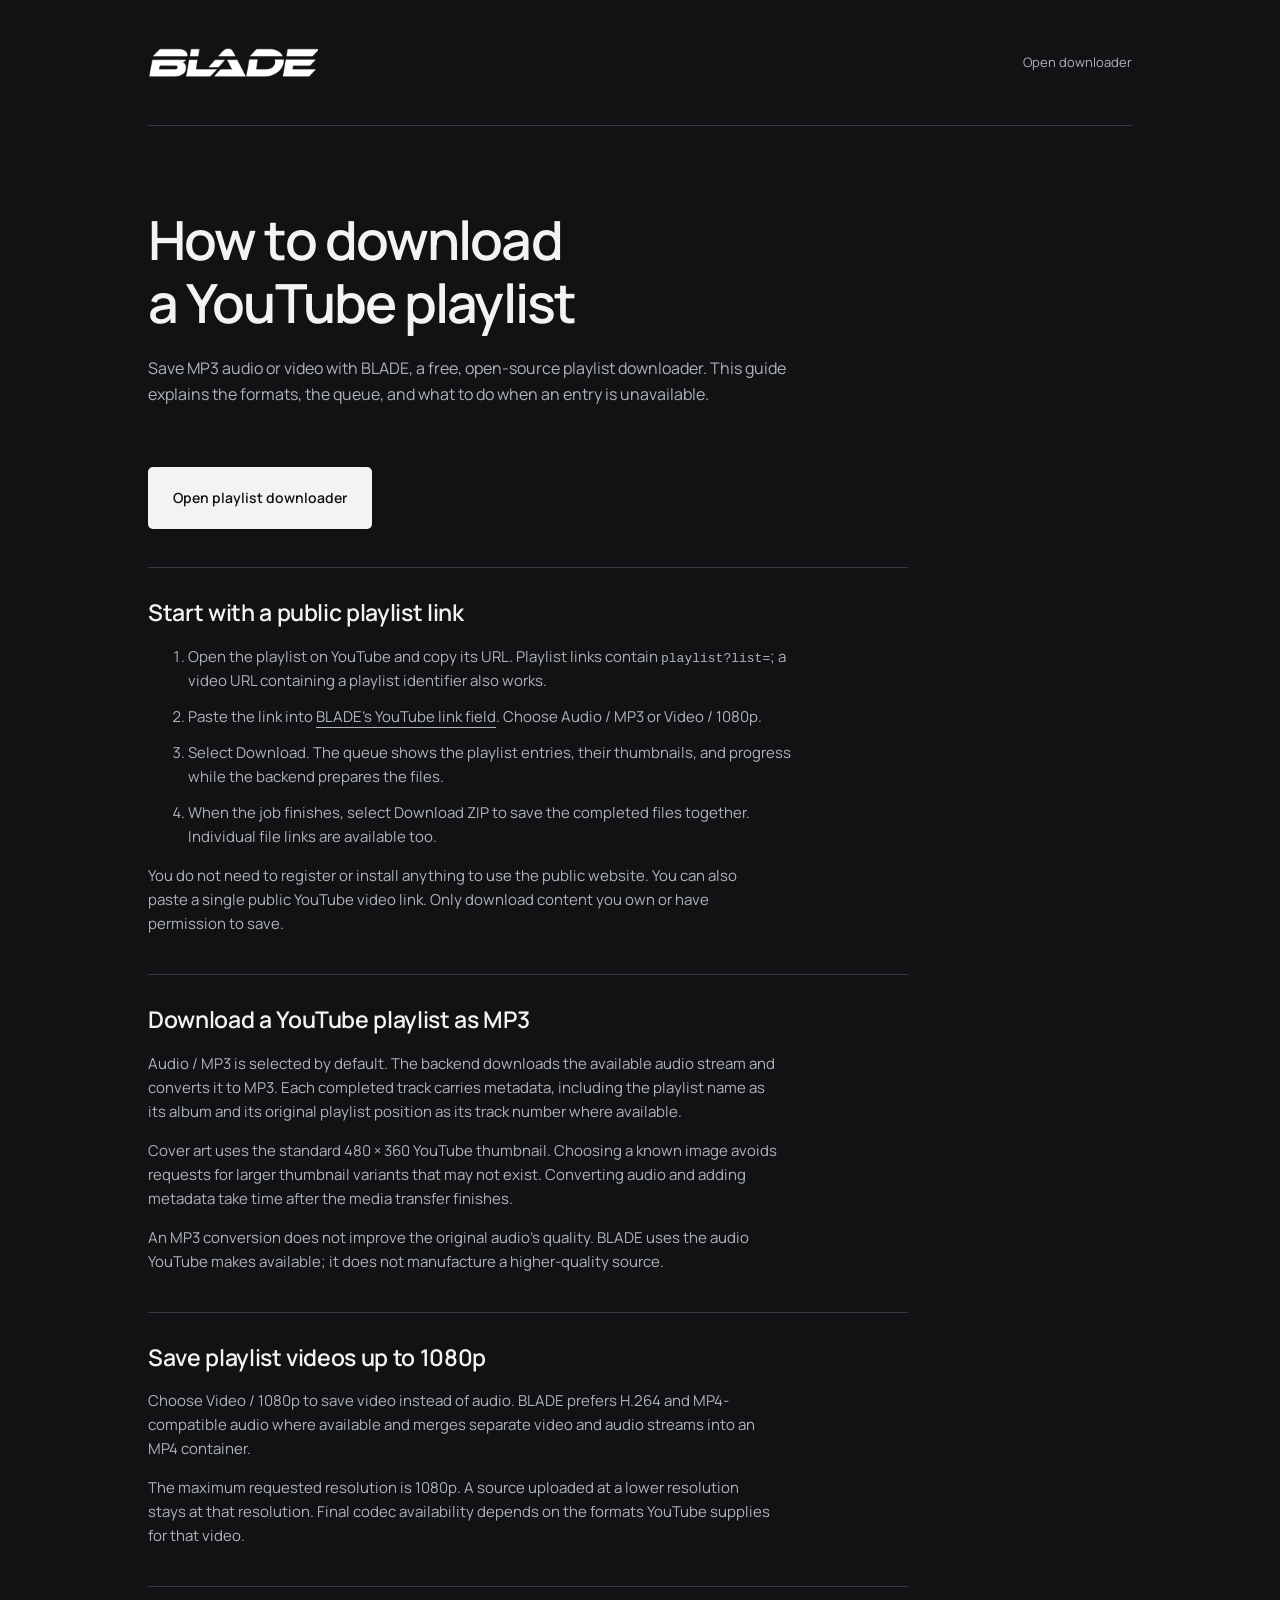
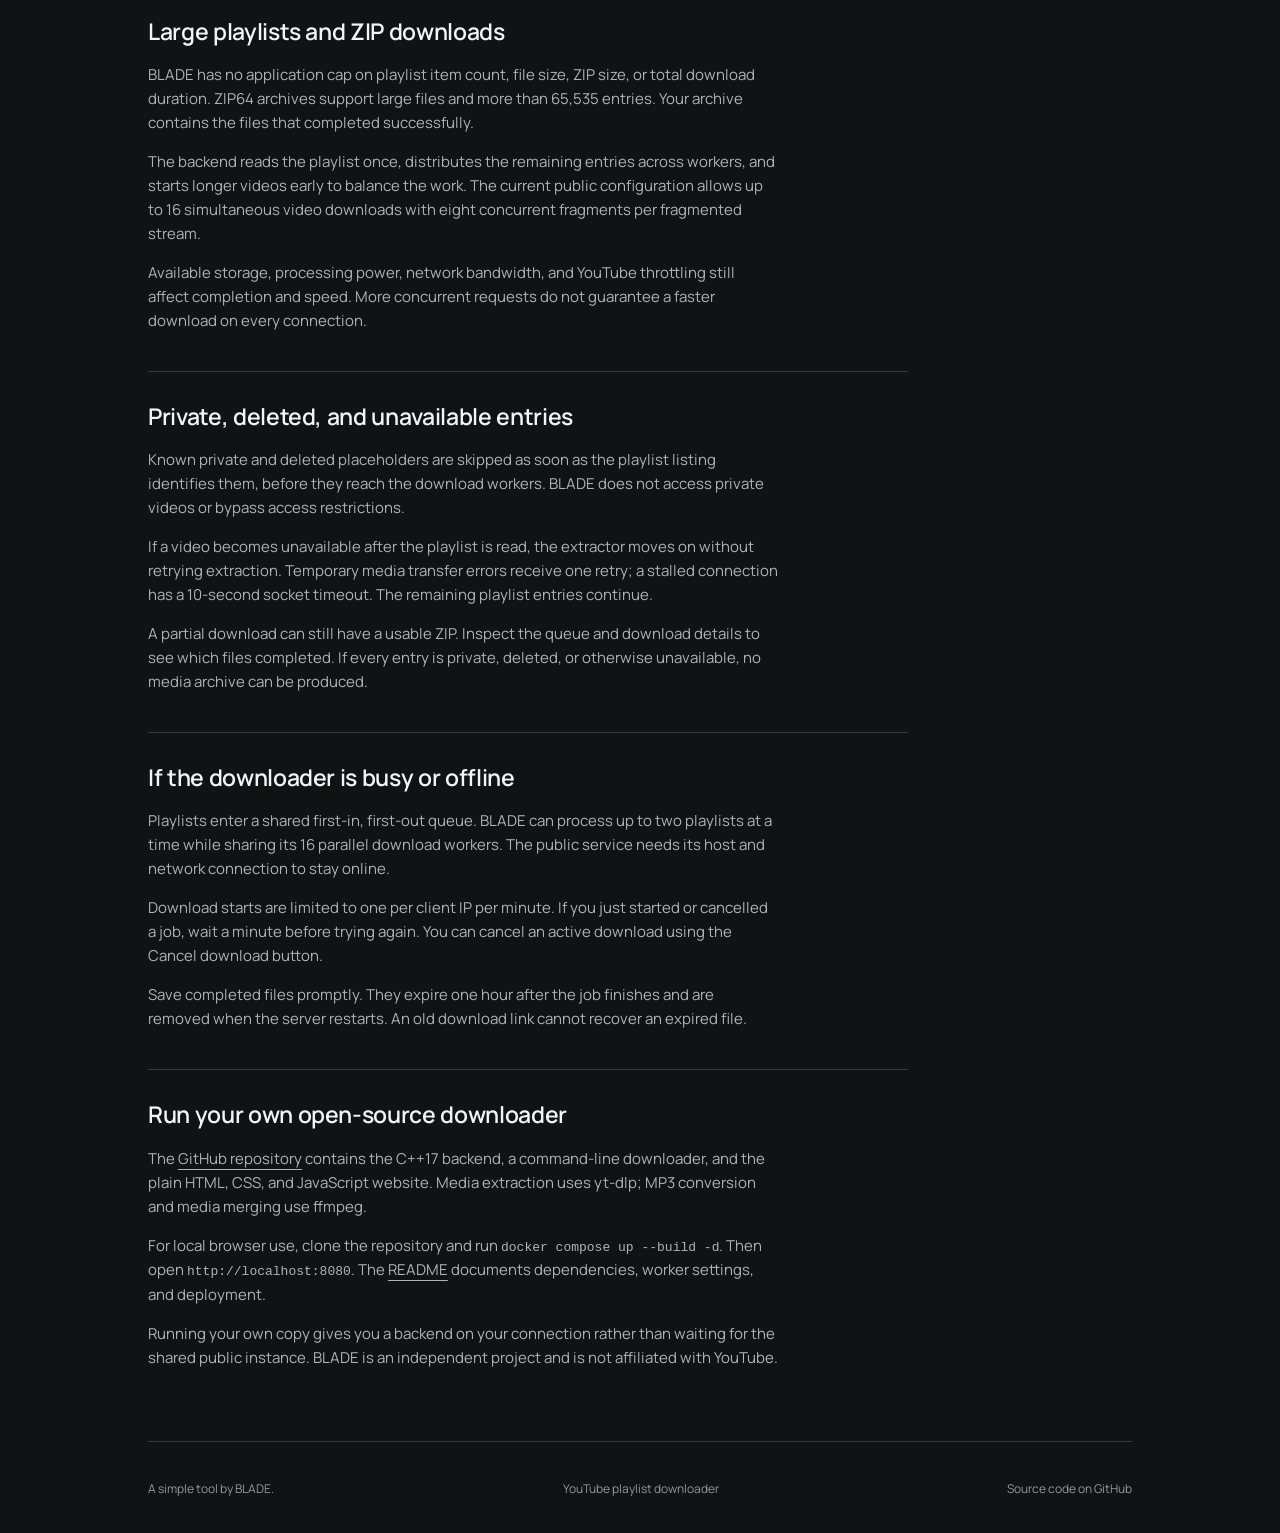
<file: web/guide/index.html>
<!doctype html>
<html lang="en">
<head>
  <meta charset="utf-8">
  <meta name="viewport" content="width=device-width,initial-scale=1">
  <meta name="theme-color" content="#111214">
  <title>How to Download YouTube Playlists as MP3 or Video | BLADE</title>
  <meta name="description" content="Learn how to save a YouTube playlist as MP3 or 1080p video with BLADE: ZIP downloads, cover art, private-video skipping, large playlists, and troubleshooting.">
  <meta name="robots" content="index,follow,max-image-preview:large">
  <link rel="canonical" href="https://outblade.github.io/youtube-playlist-downloader/guide/">
  <meta property="og:type" content="article">
  <meta property="og:site_name" content="BLADE">
  <meta property="og:url" content="https://outblade.github.io/youtube-playlist-downloader/guide/">
  <meta property="og:title" content="How to Download YouTube Playlists as MP3 or Video | BLADE">
  <meta property="og:description" content="A practical guide to MP3, video, ZIP archives, and unavailable playlist entries.">
  <meta property="og:image" content="https://outblade.github.io/youtube-playlist-downloader/assets/social-preview.jpg">
  <meta property="og:image:width" content="1200">
  <meta property="og:image:height" content="630">
  <meta property="og:image:alt" content="BLADE YouTube playlist downloader: MP3, 1080p video, one ZIP.">
  <meta name="twitter:card" content="summary_large_image">
  <meta name="twitter:title" content="How to Download YouTube Playlists as MP3 or Video | BLADE">
  <meta name="twitter:description" content="MP3, video, ZIP downloads, and troubleshooting for BLADE.">
  <meta name="twitter:image" content="https://outblade.github.io/youtube-playlist-downloader/assets/social-preview.jpg">
  <link rel="icon" href="../assets/blade-logo.gif">
  <link rel="preload" href="../assets/manrope-semibold.ttf" as="font" type="font/ttf" crossorigin>
  <link rel="stylesheet" href="../styles.css">
  <link rel="sitemap" type="application/xml" href="../sitemap.xml">
  <script type="application/ld+json">
  {"@context":"https://schema.org","@type":"TechArticle","headline":"How to download YouTube playlists as MP3 or video","description":"A practical guide to BLADE's MP3 and video formats, ZIP downloads, playlist handling, and troubleshooting.","inLanguage":"en","datePublished":"2026-10-04","dateModified":"2026-10-04","author":{"@type":"Organization","name":"BLADE","url":"https://github.com/OutBlade/youtube-playlist-downloader"},"mainEntityOfPage":"https://outblade.github.io/youtube-playlist-downloader/guide/","image":"https://outblade.github.io/youtube-playlist-downloader/assets/social-preview.jpg"}
  </script>
</head>
<body class="guide-page">
  <a class="skip-link" href="#guide">Skip to guide</a>
  <div class="page">
    <header class="header">
      <a class="brand" href="../" aria-label="BLADE downloader"><img src="../assets/blade-logo.gif" alt="BLADE" width="1200" height="1200"></a>
      <a class="source-link" href="../">Open downloader</a>
    </header>
    <main id="guide">
      <article>
        <h1>How to download a YouTube playlist</h1>
        <p class="intro">Save MP3 audio or video with BLADE, a free, open-source playlist downloader. This guide explains the formats, the queue, and what to do when an entry is unavailable.</p>
        <a class="primary-button" href="../#downloader">Open playlist downloader</a>
        <section aria-labelledby="start-title">
          <h2 id="start-title">Start with a public playlist link</h2>
          <ol>
            <li>Open the playlist on YouTube and copy its URL. Playlist links contain <code>playlist?list=</code>; a video URL containing a playlist identifier also works.</li>
            <li>Paste the link into <a href="../#playlist-url">BLADE's YouTube link field</a>. Choose Audio / MP3 or Video / 1080p.</li>
            <li>Select Download. The queue shows the playlist entries, their thumbnails, and progress while the backend prepares the files.</li>
            <li>When the job finishes, select Download ZIP to save the completed files together. Individual file links are available too.</li>
          </ol>
          <p>You do not need to register or install anything to use the public website. You can also paste a single public YouTube video link. Only download content you own or have permission to save.</p>
        </section>
        <section aria-labelledby="audio-title">
          <h2 id="audio-title">Download a YouTube playlist as MP3</h2>
          <p>Audio / MP3 is selected by default. The backend downloads the available audio stream and converts it to MP3. Each completed track carries metadata, including the playlist name as its album and its original playlist position as its track number where available.</p>
          <p>Cover art uses the standard 480 × 360 YouTube thumbnail. Choosing a known image avoids requests for larger thumbnail variants that may not exist. Converting audio and adding metadata take time after the media transfer finishes.</p>
          <p>An MP3 conversion does not improve the original audio's quality. BLADE uses the audio YouTube makes available; it does not manufacture a higher-quality source.</p>
        </section>
        <section aria-labelledby="video-title">
          <h2 id="video-title">Save playlist videos up to 1080p</h2>
          <p>Choose Video / 1080p to save video instead of audio. BLADE prefers H.264 and MP4-compatible audio where available and merges separate video and audio streams into an MP4 container.</p>
          <p>The maximum requested resolution is 1080p. A source uploaded at a lower resolution stays at that resolution. Final codec availability depends on the formats YouTube supplies for that video.</p>
        </section>
        <section aria-labelledby="large-title">
          <h2 id="large-title">Large playlists and ZIP downloads</h2>
          <p>BLADE has no application cap on playlist item count, file size, ZIP size, or total download duration. ZIP64 archives support large files and more than 65,535 entries. Your archive contains the files that completed successfully.</p>
          <p>The backend reads the playlist once, distributes the remaining entries across workers, and starts longer videos early to balance the work. The current public configuration allows up to 16 simultaneous video downloads with eight concurrent fragments per fragmented stream.</p>
          <p>Available storage, processing power, network bandwidth, and YouTube throttling still affect completion and speed. More concurrent requests do not guarantee a faster download on every connection.</p>
        </section>
        <section aria-labelledby="missing-title">
          <h2 id="missing-title">Private, deleted, and unavailable entries</h2>
          <p>Known private and deleted placeholders are skipped as soon as the playlist listing identifies them, before they reach the download workers. BLADE does not access private videos or bypass access restrictions.</p>
          <p>If a video becomes unavailable after the playlist is read, the extractor moves on without retrying extraction. Temporary media transfer errors receive one retry; a stalled connection has a 10-second socket timeout. The remaining playlist entries continue.</p>
          <p>A partial download can still have a usable ZIP. Inspect the queue and download details to see which files completed. If every entry is private, deleted, or otherwise unavailable, no media archive can be produced.</p>
        </section>
        <section aria-labelledby="trouble-title">
          <h2 id="trouble-title">If the downloader is busy or offline</h2>
          <p>Playlists enter a shared first-in, first-out queue. BLADE can process up to two playlists at a time while sharing its 16 parallel download workers. The public service needs its host and network connection to stay online.</p>
          <p>Download starts are limited to one per client IP per minute. If you just started or cancelled a job, wait a minute before trying again. You can cancel an active download using the Cancel download button.</p>
          <p>Save completed files promptly. They expire one hour after the job finishes and are removed when the server restarts. An old download link cannot recover an expired file.</p>
        </section>
        <section aria-labelledby="own-title">
          <h2 id="own-title">Run your own open-source downloader</h2>
          <p>The <a href="https://github.com/OutBlade/youtube-playlist-downloader">GitHub repository</a> contains the C++17 backend, a command-line downloader, and the plain HTML, CSS, and JavaScript website. Media extraction uses yt-dlp; MP3 conversion and media merging use ffmpeg.</p>
          <p>For local browser use, clone the repository and run <code>docker compose up --build -d</code>. Then open <code>http://localhost:8080</code>. The <a href="https://github.com/OutBlade/youtube-playlist-downloader#readme">README</a> documents dependencies, worker settings, and deployment.</p>
          <p>Running your own copy gives you a backend on your connection rather than waiting for the shared public instance. BLADE is an independent project and is not affiliated with YouTube.</p>
        </section>
      </article>
    </main>
    <footer><span>A simple tool by BLADE.</span><a href="../">YouTube playlist downloader</a><a href="https://github.com/OutBlade/youtube-playlist-downloader">Source code on GitHub</a></footer>
  </div>
</body>
</html>
</file>
<file: web/styles.css>
@font-face{font-family:Manrope;src:url('assets/manrope-regular.ttf') format('truetype');font-weight:400;font-display:swap}
@font-face{font-family:Manrope;src:url('assets/manrope-semibold.ttf') format('truetype');font-weight:600;font-display:swap}
:root{color-scheme:dark;--background:#111214;--surface:#1b1d20;--ink:#f2f3f4;--secondary:#afb3b9;--muted:#9298a1;--rule:#34383e;--error:#ffb9b0;--font:Manrope,system-ui,sans-serif}
*{box-sizing:border-box}
body{margin:0;background:var(--background);color:var(--ink);font:400 15px/1.6 var(--font);-webkit-font-smoothing:antialiased}
::selection{background:#f2f3f4;color:#111214}
html{scrollbar-color:#626871 var(--background);scrollbar-width:thin}
a{color:inherit;text-underline-offset:5px}
button,input{font:inherit}
button,a,input,summary{touch-action:manipulation}
button{cursor:pointer}
svg{width:20px;height:20px;fill:none;stroke:currentColor;stroke-width:1.6;stroke-linecap:round;stroke-linejoin:round;flex-shrink:0}
:focus-visible{outline:2px solid var(--ink);outline-offset:5px}
[hidden]{display:none!important}
.page{max-width:1088px;min-height:100svh;margin:auto;padding:0 52px;display:flex;flex-direction:column}
.header{height:126px;display:flex;justify-content:space-between;align-items:center;border-bottom:1px solid var(--rule)}
.brand{position:relative;width:170px;height:31px;overflow:hidden;display:block}
.brand img{position:absolute;width:220px;height:220px;max-width:none;left:-30px;top:-93px;mix-blend-mode:screen}
.source-link{display:flex;gap:8px;align-items:center;text-decoration:none;color:var(--secondary);font-size:13px}
.source-link:hover{color:var(--ink)}
.source-link svg{width:16px;height:16px}
main{padding-top:82px}
h1{margin:0;font-size:clamp(40px,5.5vw,66px);font-weight:600;line-height:1.13;letter-spacing:-.035em;text-wrap:balance}
h1 span{color:var(--secondary)}
.hero{display:grid;grid-template-columns:minmax(0,1fr) auto;gap:48px;align-items:end;margin-bottom:46px}
.intro{color:var(--secondary);font-size:16px;margin:23px 0 0;max-width:68ch}
.sleeve-stage{--out:.22;position:relative;width:376px;height:232px}
.sleeve{position:absolute;inset:0 auto 0 0;width:232px;background:#000;border:1px solid var(--rule);border-radius:2px;overflow:hidden}
.sleeve>img{position:absolute;inset:0;width:100%;height:100%}
.sleeve-cover{position:absolute;inset:0;display:grid;grid-template:1fr 1fr/1fr 1fr;background:#000;opacity:0;transition:opacity .7s cubic-bezier(.16,1,.3,1)}
.sleeve-cover.single{grid-template:1fr/1fr}
.sleeve-cover img{width:100%;height:100%;min-height:0;object-fit:cover;filter:grayscale(1) brightness(.6);transition:filter .9s cubic-bezier(.16,1,.3,1)}
.sleeve-cover img.is-done{filter:none}
.has-cover .sleeve-cover{opacity:1}
.record{position:absolute;left:0;top:6px;width:220px;height:220px;border-radius:50%;transform:translateX(calc(6px + var(--out)*144px));transition:transform 1.4s cubic-bezier(.16,1,.3,1);background:conic-gradient(from 35deg,transparent 0 7%,rgb(255 255 255/.16) 12%,transparent 18% 50%,rgb(255 255 255/.12) 59%,transparent 66%),repeating-radial-gradient(circle,#0d0e10 0 1.5px,#272a2f 1.5px 3px);box-shadow:inset 0 0 0 1px var(--rule)}
.record-label{position:absolute;inset:34%;border-radius:50%;background:radial-gradient(circle,var(--background) 0 9%,transparent 10%),linear-gradient(var(--background),var(--background)) 50% 24%/44% 2px no-repeat,var(--ink)}
.is-playing .record-label{animation:record-spin 2.8s linear infinite}
.is-complete .record-label{animation:none}
@keyframes record-spin{to{transform:rotate(1turn)}}
.mobile-break{display:none}
.field-label{display:block;margin-bottom:12px;font-size:13px;color:var(--secondary)}
.input-row{display:flex;gap:12px}
.url-field{display:flex;align-items:center;gap:14px;background:var(--surface);border:1px solid #454a52;padding:0 20px;flex:1;min-width:0;height:62px;border-radius:5px}
.url-field:focus-within{border-color:var(--ink)}
.url-field svg{color:var(--secondary)}
.url-field input{width:100%;min-width:0;border:0;background:transparent;color:var(--ink);outline:none;height:100%;caret-color:var(--ink);font-size:14px}
.url-field input::placeholder{color:var(--muted);opacity:1}
.url-field input[aria-invalid=true]{color:var(--error)}
.primary-button{min-height:62px;padding:0 25px;background:var(--ink);color:var(--background);border:0;border-radius:5px;display:inline-flex;justify-content:center;align-items:center;gap:22px;font-size:14px;font-weight:600;text-decoration:none;white-space:nowrap}
.primary-button:hover{background:#d6dae0}
.primary-button:active{background:#c4c9d1}
.primary-button:disabled{background:#777d86;color:#16181b;cursor:not-allowed}
.secondary-button{min-height:44px;padding:0 18px;background:transparent;color:var(--ink);border:1px solid #454a52;border-radius:5px;font-size:13px;font-weight:600}
.secondary-button:hover{border-color:var(--ink)}
.secondary-button:disabled{color:var(--muted);border-color:var(--rule);cursor:not-allowed}
.options-row{display:flex;align-items:center;justify-content:space-between;margin-top:20px;gap:16px}
.format-options{display:flex;border:0;gap:8px;margin:0;padding:0}
.format-options label{position:relative;display:flex;align-items:center;cursor:pointer}
.format-options input{position:absolute;opacity:0;width:100%;height:100%;margin:0;cursor:pointer}
.format-options label>span{display:block;padding:9px 14px;border:1px solid transparent;border-radius:5px;font-size:13px;color:var(--secondary)}
.format-options input:checked+span{border-color:#626871;color:var(--ink);background:#24272c}
.format-options input:focus-visible+span{outline:2px solid var(--ink);outline-offset:3px}
.format-options input:hover+span{color:var(--ink)}
.format-detail{color:var(--secondary);margin-left:3px}
.limit-note{color:var(--muted);font-size:12px;margin:0}
.form-message{min-height:22px;font-size:13px;color:var(--secondary);margin:18px 0 0}
.form-message.error{color:var(--error)}
.downloads{margin-top:54px;border-top:1px solid var(--rule)}
.section-heading{display:flex;justify-content:space-between;align-items:center;gap:20px;padding-top:26px}
h2{font-size:16px;letter-spacing:-.015em;font-weight:600;margin:0}
.state-label{font-size:12px;color:var(--muted)}
.empty-state{color:var(--secondary);padding-bottom:6px}
.empty-state p{margin:0;font-size:14px}
.empty-state p span{display:block;color:var(--muted);font-size:13px;margin-top:2px}
.job-panel{padding:28px 0 18px}
.job-summary{display:flex;align-items:baseline;justify-content:space-between;gap:16px}
h3{font-size:15px;font-weight:600;letter-spacing:-.015em;margin:0}
#job-detail{color:var(--secondary);font-size:12px;font-variant-numeric:tabular-nums}
progress{display:block;appearance:none;border:0;width:100%;height:3px;margin:20px 0;background:var(--rule);overflow:hidden;color:var(--ink);accent-color:var(--ink)}
progress::-webkit-progress-bar{background:var(--rule)}
progress::-webkit-progress-value{background:var(--ink)}
progress::-moz-progress-bar{background:var(--ink)}
progress:indeterminate{background:var(--rule)}
progress:indeterminate::-webkit-progress-bar{background:linear-gradient(90deg,var(--rule) 0 35%,var(--ink) 35% 55%,var(--rule) 55% 100%);background-size:200% 100%;animation:progress-scan 2s linear infinite}
@keyframes progress-scan{from{background-position:100% 0}to{background-position:-100% 0}}
.job-message{color:var(--secondary);font-size:13px;min-height:22px}
.save-button{min-height:48px;margin:6px 0 18px}
.sheet{list-style:none;padding:0;margin:26px 0 22px;display:grid;grid-template-columns:repeat(auto-fill,minmax(210px,1fr));gap:26px 16px}
.frame{min-width:0}
.frame-shot{position:relative;display:block;aspect-ratio:16/9;background:var(--surface);border-radius:3px;overflow:hidden;color:inherit}
.frame-shot img{display:block;width:100%;height:100%;object-fit:cover;filter:grayscale(1) brightness(.5);transition:filter .9s cubic-bezier(.16,1,.3,1)}
.is-active .frame-shot img{filter:grayscale(1) brightness(.9)}
.is-done .frame-shot img{filter:none}
.is-failed .frame-shot img,.is-skipped .frame-shot img{filter:grayscale(1) brightness(.26)}
.frame-shot[href]:hover img{filter:brightness(1.12)}
.frame-shot:focus-visible{outline-offset:3px}
.frame-save{position:absolute;right:8px;bottom:8px;width:30px;height:30px;display:none;place-items:center;background:var(--ink);color:var(--background);border-radius:3px}
.frame-save svg{width:16px;height:16px}
.frame-shot[href] .frame-save{display:grid}
.frame-progress{position:absolute;left:0;bottom:0;margin:0;height:3px}
.frame-meta{display:grid;grid-template-columns:1fr auto;gap:2px 12px;margin-top:10px;font-size:12px;color:var(--muted);font-variant-numeric:tabular-nums}
.frame-title{grid-column:1/-1;font-size:13px;line-height:1.45;color:var(--ink);overflow:hidden;display:-webkit-box;-webkit-box-orient:vertical;-webkit-line-clamp:2;overflow-wrap:anywhere}
.is-queued .frame-title,.is-failed .frame-title,.is-skipped .frame-title{color:var(--secondary)}
.is-active .frame-status{color:var(--ink)}
.is-blank .frame-shot{background:transparent;border:1px solid var(--rule)}
.file-list{list-style:none;padding:0;margin:12px 0}
.file-list li{border-bottom:1px solid var(--rule);padding:13px 0;display:flex;justify-content:space-between;gap:16px;align-items:center;font-size:13px}
.file-list a{overflow-wrap:anywhere;text-decoration:none;min-width:0}
.file-list a:hover{text-decoration:underline}
.file-list span{white-space:nowrap;color:var(--muted);font-size:12px;font-variant-numeric:tabular-nums}
details{margin-top:24px;color:var(--secondary);font-size:12px}
summary{cursor:pointer;display:list-item;width:fit-content}
pre{white-space:pre-wrap;overflow-wrap:anywhere;max-height:200px;overflow:auto;font:12px/1.6 ui-monospace,monospace;background:var(--surface);padding:18px;border-radius:5px;color:var(--secondary)}
.usage-note{font-size:12px;line-height:1.9;color:var(--muted);margin:28px 0 48px}
.help-section{border-top:1px solid var(--rule);padding:32px 0 40px}
.help-section h2{font-size:24px;line-height:1.35;margin-bottom:24px}
.how-steps{display:grid;grid-template-columns:repeat(3,minmax(0,1fr));gap:32px;margin:0;padding-left:20px;color:var(--secondary)}
.how-steps h3{font-size:15px;color:var(--ink);margin:0 0 8px;font-weight:600}
.how-steps p,.help-link{font-size:14px;margin:0;max-width:70ch}
.help-link{margin-top:24px;color:var(--secondary)}
.faq details{margin:0;padding:18px 0;border-top:1px solid var(--rule);font-size:14px}
.faq summary{font-size:15px;color:var(--ink);line-height:1.6}
.faq p{max-width:70ch;margin:14px 0 0;font-size:14px}
.guide-page main{max-width:760px;padding-bottom:56px}
.guide-page h1{font-size:clamp(34px,4.5vw,54px);line-height:1.16;max-width:20ch}
.guide-page .intro{margin-bottom:36px}
.guide-page section{margin-top:38px;border-top:1px solid var(--rule);padding-top:28px}
.guide-page h2{font-size:23px;line-height:1.4;margin-bottom:16px}
.guide-page h3{font-size:17px;margin:24px 0 10px}
.guide-page p,.guide-page li{color:var(--secondary);max-width:70ch}
.guide-page li{margin-bottom:12px}
.guide-page code{overflow-wrap:anywhere;font-size:13px}
.guide-page .primary-button{margin-top:24px}
@media(max-width:640px){.how-steps{grid-template-columns:1fr;gap:24px}.help-section{padding:28px 0 32px}.help-section h2{font-size:22px}.guide-page h1{font-size:36px}}
footer{margin-top:auto;min-height:94px;border-top:1px solid var(--rule);display:flex;justify-content:space-between;gap:20px;align-items:center;font-size:12px;color:var(--muted)}
footer a{display:flex;align-items:center;gap:8px;text-decoration:none}
footer a:hover{color:var(--ink)}
footer svg{width:16px;height:16px}
.sr-only{position:absolute;width:1px;height:1px;padding:0;margin:-1px;overflow:hidden;clip:rect(0,0,0,0);white-space:nowrap;border:0}
.skip-link{position:absolute;top:10px;left:10px;padding:10px;background:var(--ink);color:var(--background);z-index:2;transform:translateY(-150%)}
.skip-link:focus{transform:translateY(0)}
@media(max-width:960px){.hero{display:block}.sleeve-stage{display:none}}
@media(max-width:640px){.hero{margin-bottom:33px}.intro{margin:21px 0 0}.sheet{grid-template-columns:repeat(2,minmax(0,1fr));gap:22px 12px}.empty-state .frame:nth-child(n+3){display:none}.page{padding:0 24px}.header{height:94px}.brand{width:140px;height:26px}.brand img{width:180px;height:180px;left:-25px;top:-76px}.source-link{font-size:12px}main{padding-top:53px}h1{font-size:43px}.intro{font-size:14px;line-height:1.8}.mobile-break{display:block}.input-row{flex-direction:column;gap:12px}.url-field{flex:auto;padding:0 16px;height:58px}.url-field input{font-size:13px}.primary-button{min-height:54px;justify-content:space-between;padding:0 20px}.options-row{align-items:flex-start;flex-direction:column;gap:14px}.format-options label>span{padding:9px 13px}.limit-note{padding-left:2px}.downloads{margin-top:36px}.section-heading{padding-top:23px;gap:12px}.state-label{font-size:11px}.job-summary{align-items:flex-start;flex-direction:column;gap:8px}footer{min-height:110px;flex-direction:column;justify-content:center;align-items:flex-start;gap:10px}.usage-note{margin-bottom:35px}.save-button,.secondary-button{width:100%}}
@media(prefers-reduced-motion:reduce){*,*::before,*::after{animation:none!important;transition:none!important}}
</file>
